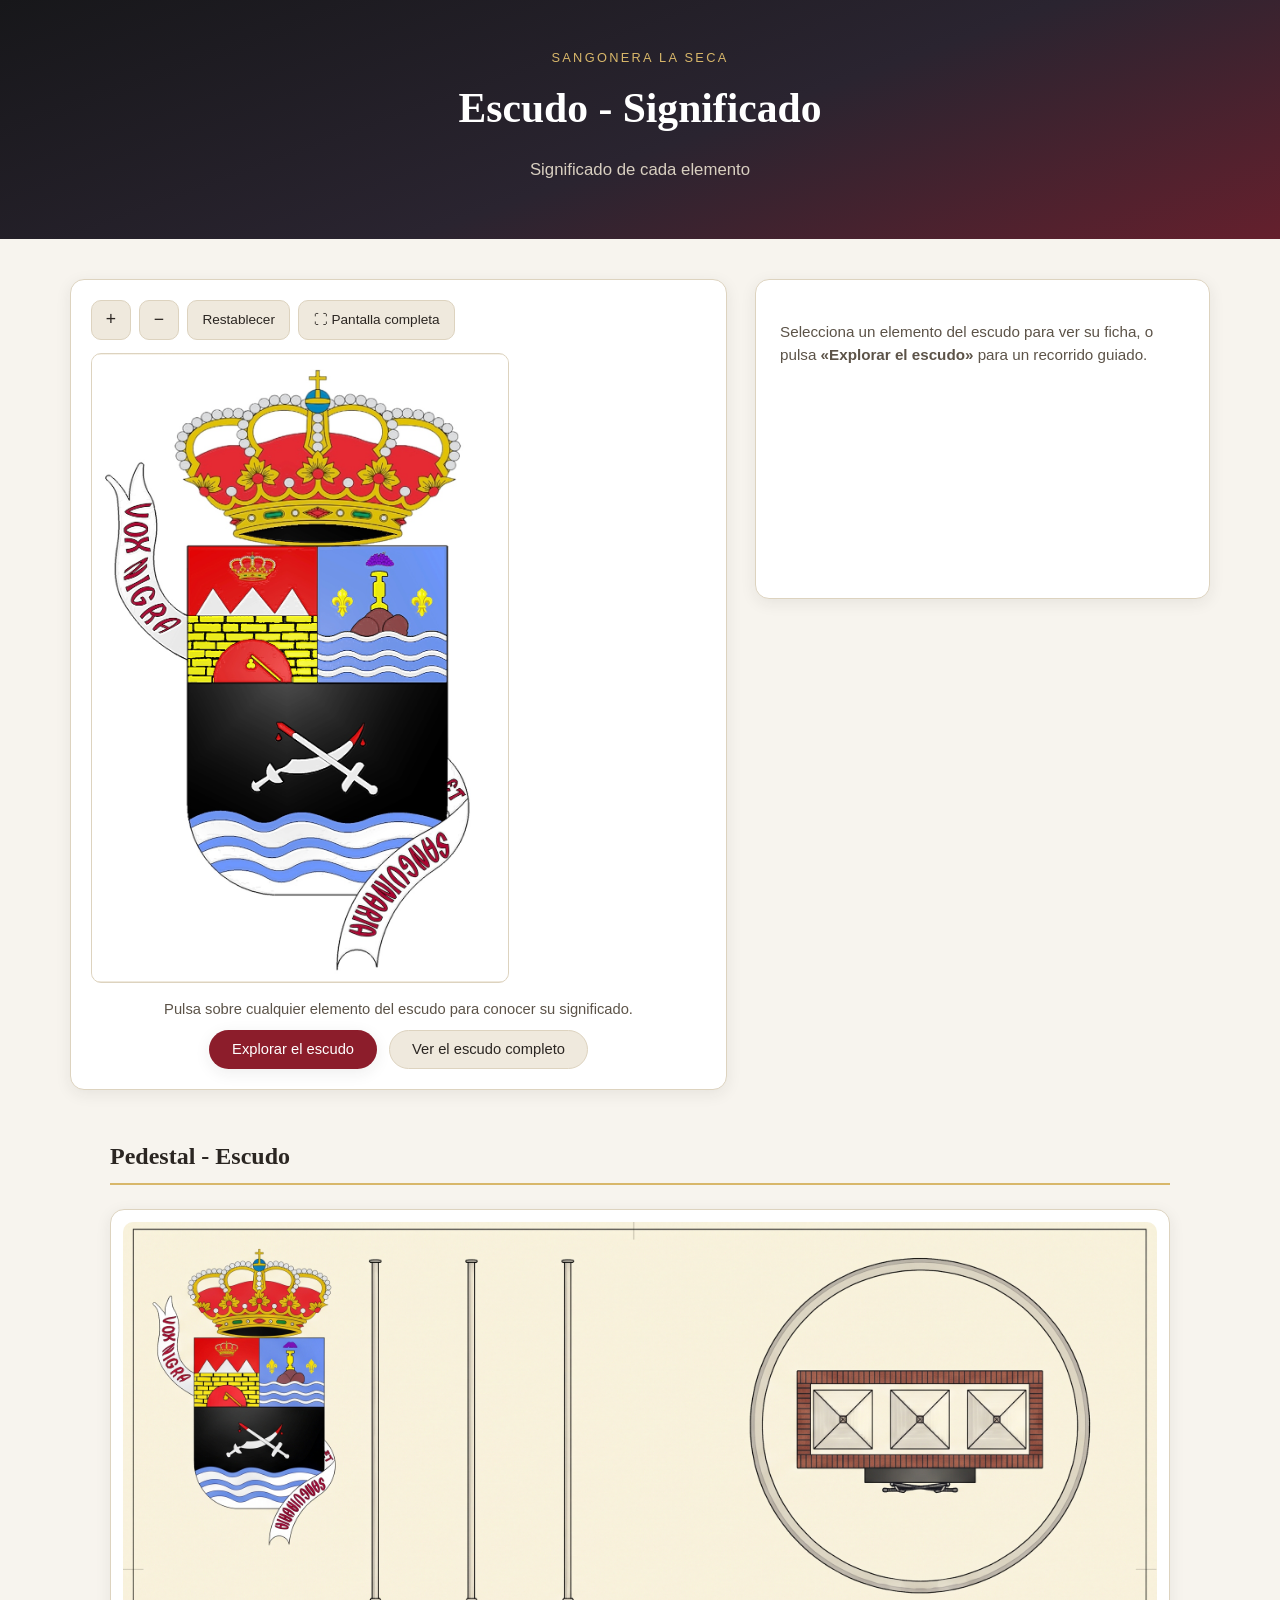
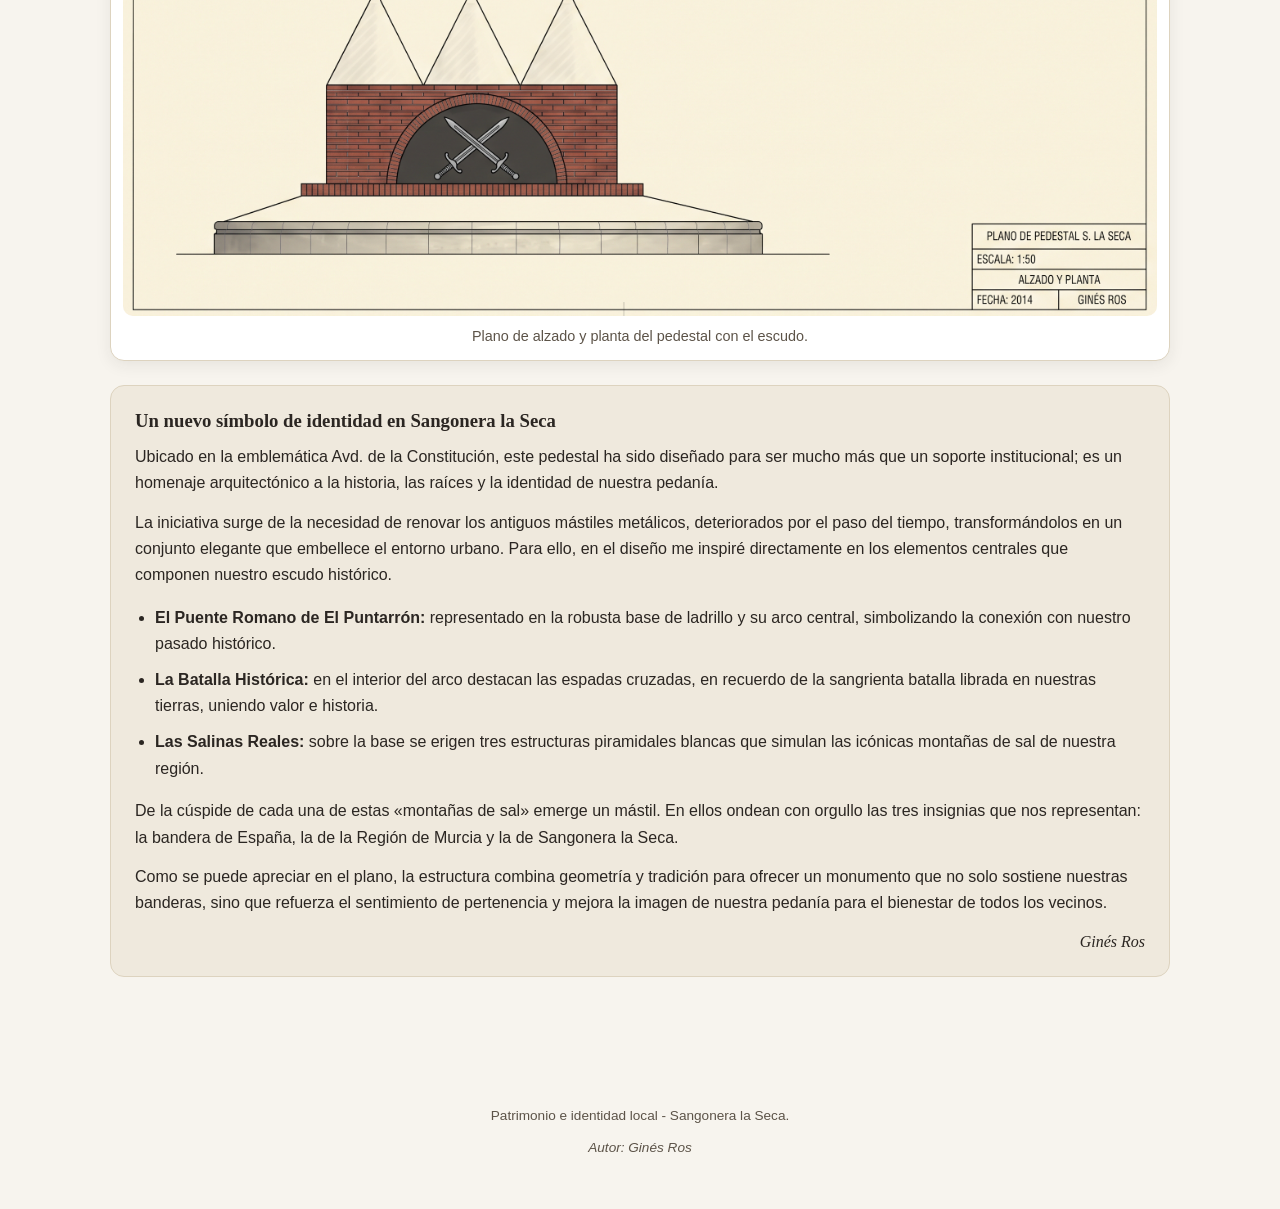
<file: index.html>
<!DOCTYPE html>
<html lang="es">
<head>
<meta charset="UTF-8">
<meta name="viewport" content="width=device-width, initial-scale=1.0">
<title>El escudo de Sangonera la Seca | Guía interactiva del patrimonio</title>
<meta name="description" content="Descubre el significado de cada elemento del escudo heráldico de Sangonera la Seca (Murcia): sus cuarteles, símbolos, historia y heráldica, de forma visual e interactiva.">

<!-- Open Graph básico -->
<meta property="og:title" content="El escudo de Sangonera la Seca">
<meta property="og:description" content="Guía interactiva para descubrir el significado de cada elemento del escudo de Sangonera la Seca.">
<meta property="og:type" content="website">
<meta property="og:image" content="assets/Escudo_Sangonera_La_Seca.jpg">

<!-- Datos estructurados básicos -->
<script type="application/ld+json">
{
  "@context": "https://schema.org",
  "@type": "WebPage",
  "name": "El escudo de Sangonera la Seca",
  "description": "Guía interactiva sobre el significado del escudo heráldico de Sangonera la Seca, pedanía de Murcia.",
  "about": {
    "@type": "Place",
    "name": "Sangonera la Seca"
  }
}
</script>

<link rel="stylesheet" href="css/styles.css">
</head>
<body>

<a class="skip-link" href="#contenido-principal">Saltar al contenido principal</a>

<!-- =====================================================
     CABECERA
     Los textos se generan desde js/app.js (CONFIGURACIÓN DEL PROYECTO)
     ===================================================== -->
<header class="cabecera">
  <div class="cabecera__contenido">
    <p class="cabecera__eyebrow" id="nombre-pedania">Sangonera la Seca</p>
    <h1 class="cabecera__titulo" id="titulo-proyecto">El escudo de Sangonera la Seca</h1>
    <p class="cabecera__subtitulo" id="subtitulo-proyecto">Descubre el significado de cada uno de sus elementos</p>
  </div>
</header>

<main id="contenido-principal">

  <!-- =====================================================
       SECCIÓN PRINCIPAL: ESCUDO INTERACTIVO + PANEL INFO
       ===================================================== -->
  <section class="seccion-escudo" aria-label="Escudo interactivo">

    <div class="panel-escudo">

      <div class="controles-escudo" role="toolbar" aria-label="Controles del escudo">
        <button type="button" class="btn-icono" id="btn-zoom-in" aria-label="Ampliar escudo" title="Ampliar">+</button>
        <button type="button" class="btn-icono" id="btn-zoom-out" aria-label="Reducir escudo" title="Reducir">−</button>
        <button type="button" class="btn-icono btn-icono--texto" id="btn-zoom-reset" aria-label="Restablecer zoom" title="Restablecer">Restablecer</button>
        <button type="button" class="btn-icono btn-icono--texto" id="btn-fullscreen" aria-label="Ver escudo a pantalla completa" title="Pantalla completa">⛶ Pantalla completa</button>
      </div>

      <div class="escudo-viewport-fila">
      <div class="escudo-viewport" id="escudo-viewport">
        <div class="escudo-lienzo" id="escudo-lienzo">
          <img
            src="assets/Escudo_Sangonera_La_Seca.jpg"
            alt="Escudo heráldico de Sangonera la Seca: cuartel superior izquierdo en rojo con tres montañas blancas de sal, corona y muralla dorada; cuartel superior derecho en azul con una roca, un roque dorado, racimo de moras y flores de lis sobre ondas; campo negro central con dos espadas cruzadas ensangrentadas; ondas azules y blancas en la parte inferior; timbrado con corona real y cintas con el lema Vox Nigra et Sanguinaria."
            id="imagen-escudo"
          >
          <!-- Capa SVG interactiva transparente superpuesta a la imagen.
               El viewBox coincide con las dimensiones reales de la imagen (950x1433)
               para que las zonas se mantengan proporcionales en cualquier tamaño. -->
          <svg
            id="svg-escudo"
            class="svg-zonas"
            viewBox="0 0 950 1433"
            preserveAspectRatio="xMidYMid meet"
            role="group"
            aria-label="Zonas interactivas del escudo"
          >
            <!-- Las zonas <path>/<polygon> se generan también dinámicamente desde
                 app.js a partir de elementosEscudo, pero se dejan aquí de forma
                 estática y comentada para facilitar el ajuste manual de coordenadas. -->

            <!-- Coordenadas obtenidas mediante análisis de color de la imagen real
                 (segmentación por color + trazado de contorno), no estimadas a ojo,
                 para que cada zona coincida rigurosamente con la forma del dibujo.
                 Ajustar puntos del polygon si se sustituye la imagen del escudo. -->

            <!-- ZONA INTERACTIVA - CORONA -->
            <polygon data-id="corona" points="190,202 194,183 202,175 210,158 222,156 234,143 246,144 250,136 258,130 270,133 282,124 298,128 306,121 314,121 322,127 334,121 346,129 354,126 362,113 378,111 386,99 394,98 402,102 414,91 422,92 426,96 434,90 442,89 450,92 454,98 466,91 474,94 478,100 486,99 494,86 498,48 506,48 510,34 518,34 522,48 534,48 538,88 550,102 554,96 562,92 574,95 590,89 598,91 602,98 606,93 614,91 626,99 638,98 646,101 654,111 666,113 674,126 682,128 694,121 706,125 722,121 734,128 746,124 758,133 766,130 778,133 782,144 794,142 802,147 806,156 818,157 822,161 826,174 834,179 842,209 844,439 150,439"></polygon>

            <!-- ZONA INTERACTIVA - CARTELA SUPERIOR (VOX NIGRA) -->
            <polygon data-id="cartela-superior" points="112,248 130,317 143,400 157,483 173,567 197,630 218,600 180,615 77,600 65,533 52,450 38,367 32,277 82,332"></polygon>

            <!-- ZONA INTERACTIVA - CARTELA INFERIOR (ET SANGUINARIA) -->
            <polygon data-id="cartela-inferior" points="833,903 860,1100 883,1167 900,1233 910,1300 913,1367 647,1393 597,1367 555,1393 570,1367 607,1317 650,1260 693,1207 733,1150 767,1100 797,1060 813,917"></polygon>

            <!-- ZONA INTERACTIVA - PRIMER CUARTEL (completo) -->
            <polygon data-id="primer-cuartel" points="220,439 513,439 513,749 220,749"></polygon>

            <!-- ZONA INTERACTIVA - CORONA PEQUEÑA DEL PRIMER CUARTEL -->
            <polygon data-id="corona-pequena" points="310,478 323,459 331,470 367,451 373,470 386,459 399,478 399,511 322,511"></polygon>

            <!-- ZONA INTERACTIVA - MONTAÑAS -->
            <polygon data-id="montanas" points="241,591 274,538 277,538 316,593 367,534 415,592 418,592 457,536 493,594 509,597 223,597"></polygon>

            <!-- ZONA INTERACTIVA - MURALLA / CONSTRUCCIÓN DE PIEDRA -->
            <polygon data-id="muralla" points="220,597 513,597 513,749 220,749"></polygon>

            <!-- ZONA INTERACTIVA - ELEMENTO ROJO INFERIOR DEL PRIMER CUARTEL -->
            <polygon data-id="elemento-rojo" points="360,649 395,653 418,664 433,678 451,706 457,730 455,746 430,746 421,734 365,685 363,694 356,699 358,705 352,711 359,717 367,717 372,712 368,698 372,698 426,746 278,746 277,723 283,702 296,681 316,663 331,656 337,657 338,653 360,649"></polygon>

            <!-- ZONA INTERACTIVA - SEGUNDO CUARTEL (completo) -->
            <polygon data-id="segundo-cuartel" points="516,439 808,439 808,749 516,749"></polygon>

            <!-- ZONA INTERACTIVA - ELEMENTO CENTRAL DEL SEGUNDO CUARTEL (roca + roque + moras) -->
            <polygon data-id="elemento-central-2" points="606,613 625,475 636,461 638,459 645,455 665,451 670,452 685,470 689,476 717,604 717,656 615,656 609,654 607,653 606,637"></polygon>

            <!-- ZONA INTERACTIVA - FLORES DE LIS (dos formas, mismo data-id) -->
            <polygon data-id="flores-lis" points="548,559 550,556 562,541 563,540 570,534 572,534 577,538 581,542 593,557 595,560 600,625 600,631 598,630 561,588 548,566"></polygon>
            <polygon data-id="flores-lis" points="730,559 732,556 742,543 747,538 752,534 754,534 759,538 763,542 775,557 776,560 776,565 775,568 763,588 755,597 753,598 752,598 750,596 743,588 730,567"></polygon>

            <!-- ZONA INTERACTIVA - ONDAS DE AGUA DEL SEGUNDO CUARTEL -->
            <polygon data-id="ondas-cuartel2" points="516,629 808,629 808,747 516,747"></polygon>

            <!-- ZONA INTERACTIVA - CAMPO NEGRO CENTRAL -->
            <polygon data-id="campo-negro" points="217,749 849,749 849,1149 217,1149"></polygon>

            <!-- ZONA INTERACTIVA - ARMAS CRUZADAS -->
            <polygon data-id="armas-cruzadas" points="459,864 469,864 536,911 562,898 584,881 593,882 596,886 596,897 563,930 590,949 602,932 617,931 622,936 622,942 609,962 640,984 649,985 653,990 651,1003 645,1007 633,1005 625,994 599,976 582,1000 576,1001 569,993 568,981 580,963 546,939 520,951 496,957 448,958 431,955 426,959 436,973 435,979 415,980 404,974 383,991 385,998 372,999 366,996 363,991 364,976 366,973 375,976 397,962 397,946 404,933 408,933 419,949 439,940 454,924 485,924 514,918 458,878 456,867 459,864"></polygon>

            <!-- ZONA INTERACTIVA - GOTAS DE SANGRE (punta ensangrentada + gota, dos formas, mismo data-id) -->
            <polygon data-id="gotas-sangre" points="421,877 422,843 423,842 433,842 435,843 438,845 451,854 458,859 461,862 461,863 455,872 428,880 424,881 422,880"></polygon>
            <polygon data-id="gotas-sangre" points="590,879 617,848 619,848 622,887 622,891 619,893 597,891 596,890 590,881"></polygon>

            <!-- ZONA INTERACTIVA - ONDAS INFERIORES -->
            <polygon data-id="ondas-inferiores" points="217,1149 257,1150 264,1158 271,1166 278,1174 287,1182 295,1190 306,1198 318,1206 332,1214 350,1222 376,1230 450,1255 549,1268 648,1255 722,1230 729,1222 737,1214 745,1206 755,1198 765,1190 776,1182 787,1174 798,1166 807,1158 815,1150 849,1149"></polygon>

          </svg>
        </div>
      </div>

        <div class="indicador-scroll" aria-hidden="true">
          <span class="indicador-scroll__flecha indicador-scroll__flecha--arriba"></span>
          <span class="indicador-scroll__flecha indicador-scroll__flecha--abajo"></span>
        </div>
      </div>

      <p class="leyenda-instruccion">Pulsa sobre cualquier elemento del escudo para conocer su significado.</p>

      <div class="acciones-escudo">
        <button type="button" class="btn btn--primario" id="btn-explorar">Explorar el escudo</button>
        <button type="button" class="btn btn--secundario" id="btn-ver-todo">Ver el escudo completo</button>
      </div>
    </div>

    <!-- =====================================================
         PANEL DE INFORMACIÓN
         ===================================================== -->
    <aside class="panel-info" id="panel-info" aria-live="polite">
      <div class="panel-info__vacio" id="panel-info-vacio">
        <p>Selecciona un elemento del escudo para ver su ficha, o pulsa <strong>«Explorar el escudo»</strong> para un recorrido guiado.</p>
      </div>

      <div class="panel-info__contenido" id="panel-info-contenido" hidden>
        <span class="panel-info__categoria" id="info-categoria"></span>
        <h2 class="panel-info__titulo" id="info-titulo"></h2>
        <p class="panel-info__nombre" id="info-nombre"></p>

        <div class="panel-info__bloque">
          <h3>Descripción visual</h3>
          <p id="info-descripcion"></p>
        </div>

        <div class="panel-info__bloque">
          <h3>Significado heráldico</h3>
          <p id="info-significado"></p>
        </div>

        <div class="panel-info__bloque">
          <h3>Historia</h3>
          <p id="info-historia"></p>
          <div class="panel-info__multimedia" id="info-multimedia" hidden></div>
        </div>

        <div class="panel-info__bloque panel-info__fuente">
          <h3>Fuente</h3>
          <p id="info-fuente"></p>
        </div>

        <div class="panel-info__navegacion" id="panel-info-navegacion" hidden>
          <button type="button" class="btn btn--texto" id="btn-anterior">← Anterior</button>
          <span class="panel-info__paso" id="info-paso"></span>
          <button type="button" class="btn btn--texto" id="btn-siguiente">Siguiente →</button>
        </div>

        <div class="panel-info__acciones">
          <button type="button" class="btn btn--secundario" id="btn-ver-todo-panel">Ver todo el escudo</button>
          <button type="button" class="btn btn--cerrar" id="btn-cerrar">Cerrar</button>
        </div>
      </div>
    </aside>
  </section>

  <!-- =====================================================
       SECCIÓN: EL ESCUDO COMPLETO
       ===================================================== -->
  <section class="seccion-completa" id="seccion-completa" hidden>
    <h2>El escudo completo</h2>
    <div class="explicacion-general" id="explicacion-general"></div>
    <h3>Todas las partes del escudo</h3>
    <div class="tarjetas-elementos" id="tarjetas-elementos"></div>
  </section>

  <!-- =====================================================
       SECCIÓN: PEDESTAL - ESCUDO
       Imagen del plano (alzado y planta) y espacio para la explicación.
       Para escribir la explicación, edita el contenido de #pedestal-explicacion.
       ===================================================== -->
  <section class="seccion-pedestal" id="pedestal-escudo" aria-labelledby="pedestal-titulo">
    <h2 id="pedestal-titulo">Pedestal - Escudo</h2>

    <figure class="pedestal__figura">
      <img
        src="assets/plano-pedestal-escudo.jpeg"
        alt="Plano de alzado y planta del pedestal con el escudo de Sangonera la Seca"
        loading="lazy"
      >
      <figcaption>Plano de alzado y planta del pedestal con el escudo.</figcaption>
    </figure>

    <div class="pedestal__explicacion" id="pedestal-explicacion">
      <h3>Un nuevo símbolo de identidad en Sangonera la Seca</h3>
      <p>Ubicado en la emblemática Avd. de la Constitución, este pedestal ha sido diseñado para ser mucho más que un soporte institucional; es un homenaje arquitectónico a la historia, las raíces y la identidad de nuestra pedanía.</p>
      <p>La iniciativa surge de la necesidad de renovar los antiguos mástiles metálicos, deteriorados por el paso del tiempo, transformándolos en un conjunto elegante que embellece el entorno urbano. Para ello, en el diseño me inspiré directamente en los elementos centrales que componen nuestro escudo histórico.</p>
      <ul class="pedestal__lista">
        <li><strong>El Puente Romano de El Puntarrón:</strong> representado en la robusta base de ladrillo y su arco central, simbolizando la conexión con nuestro pasado histórico.</li>
        <li><strong>La Batalla Histórica:</strong> en el interior del arco destacan las espadas cruzadas, en recuerdo de la sangrienta batalla librada en nuestras tierras, uniendo valor e historia.</li>
        <li><strong>Las Salinas Reales:</strong> sobre la base se erigen tres estructuras piramidales blancas que simulan las icónicas montañas de sal de nuestra región.</li>
      </ul>
      <p>De la cúspide de cada una de estas «montañas de sal» emerge un mástil. En ellos ondean con orgullo las tres insignias que nos representan: la bandera de España, la de la Región de Murcia y la de Sangonera la Seca.</p>
      <p>Como se puede apreciar en el plano, la estructura combina geometría y tradición para ofrecer un monumento que no solo sostiene nuestras banderas, sino que refuerza el sentimiento de pertenencia y mejora la imagen de nuestra pedanía para el bienestar de todos los vecinos.</p>
      <p class="pedestal__firma">Ginés Ros</p>
    </div>
  </section>

</main>

<!-- =====================================================
     PIE DE PÁGINA
     ===================================================== -->
<footer class="pie">
  <p>Patrimonio e identidad local - Sangonera la Seca.</p>
  <p class="pie__autor" id="pie-autor"></p>
</footer>

<!-- Protección disuasoria contra copia/inspección casual (ver comentario en el propio archivo). -->
<script src="js/proteccion.js"></script>
<script src="js/app.js"></script>
</body>
</html>
</file>
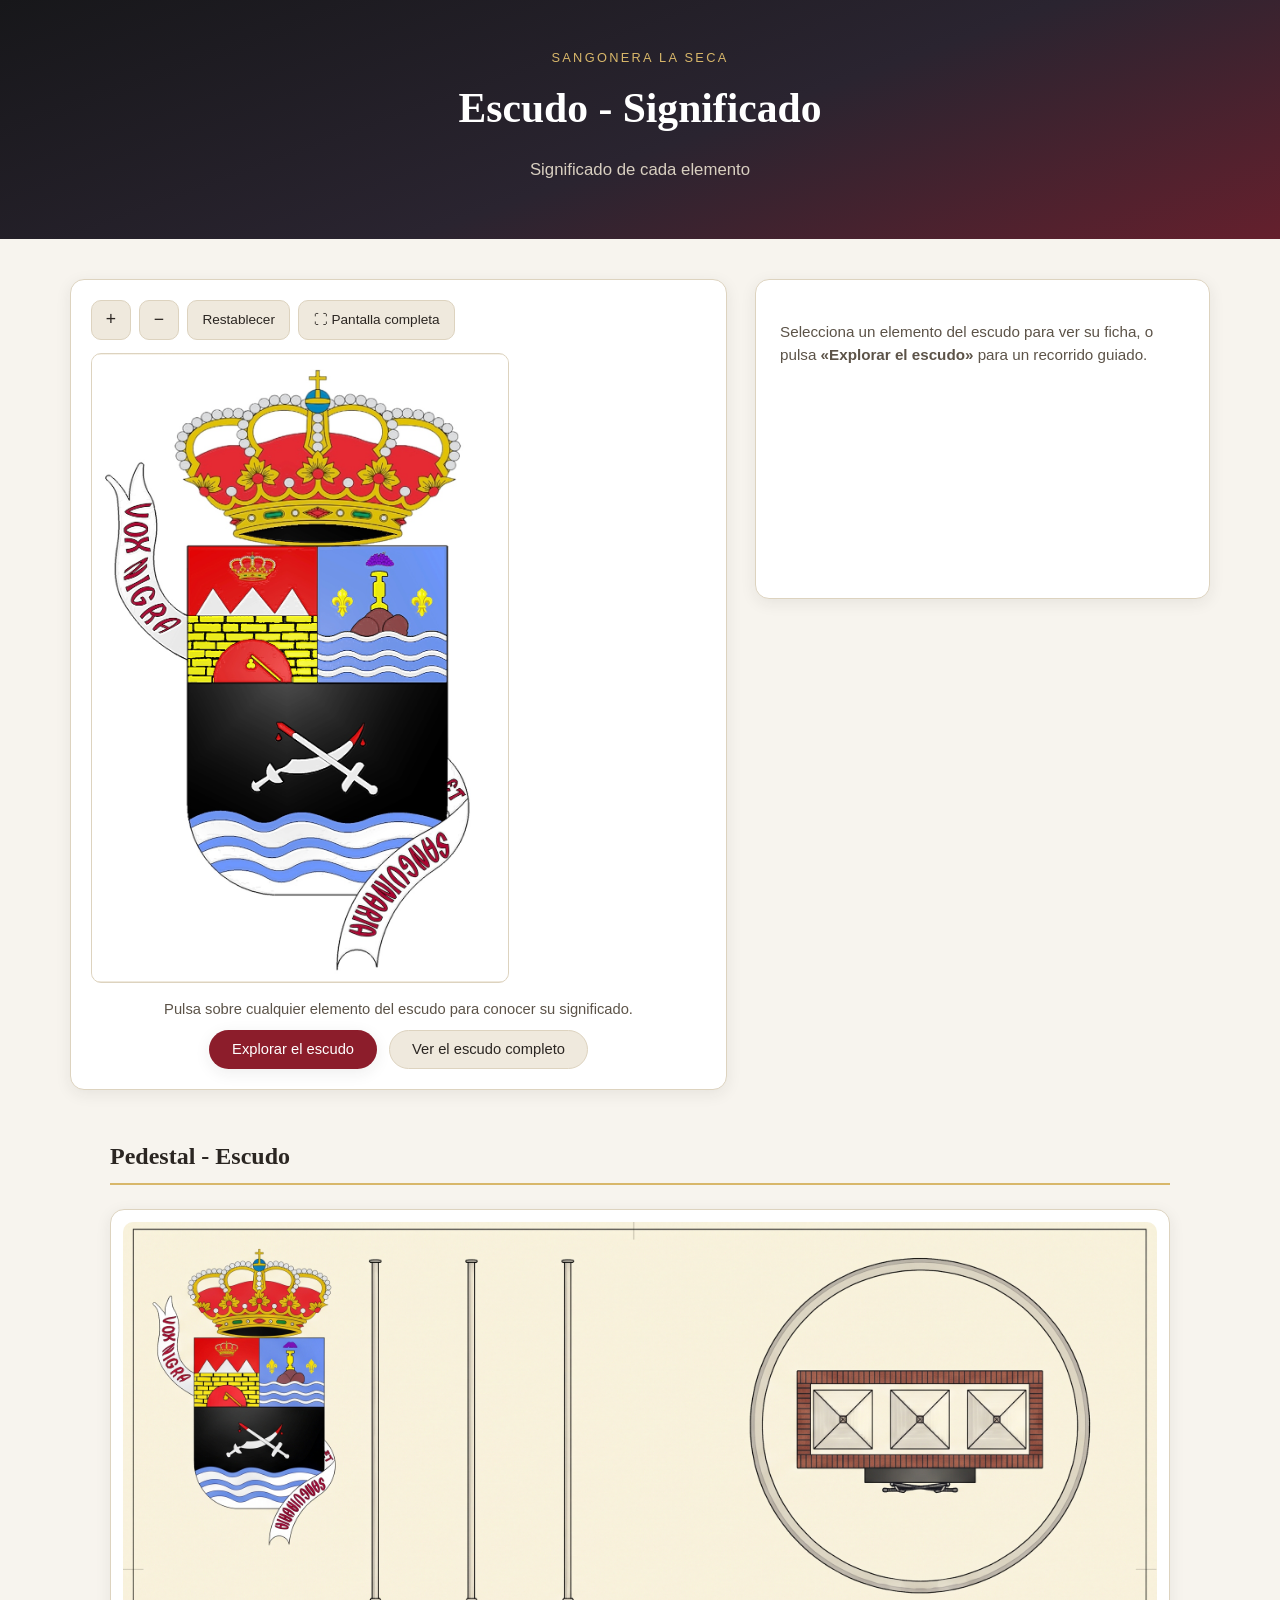
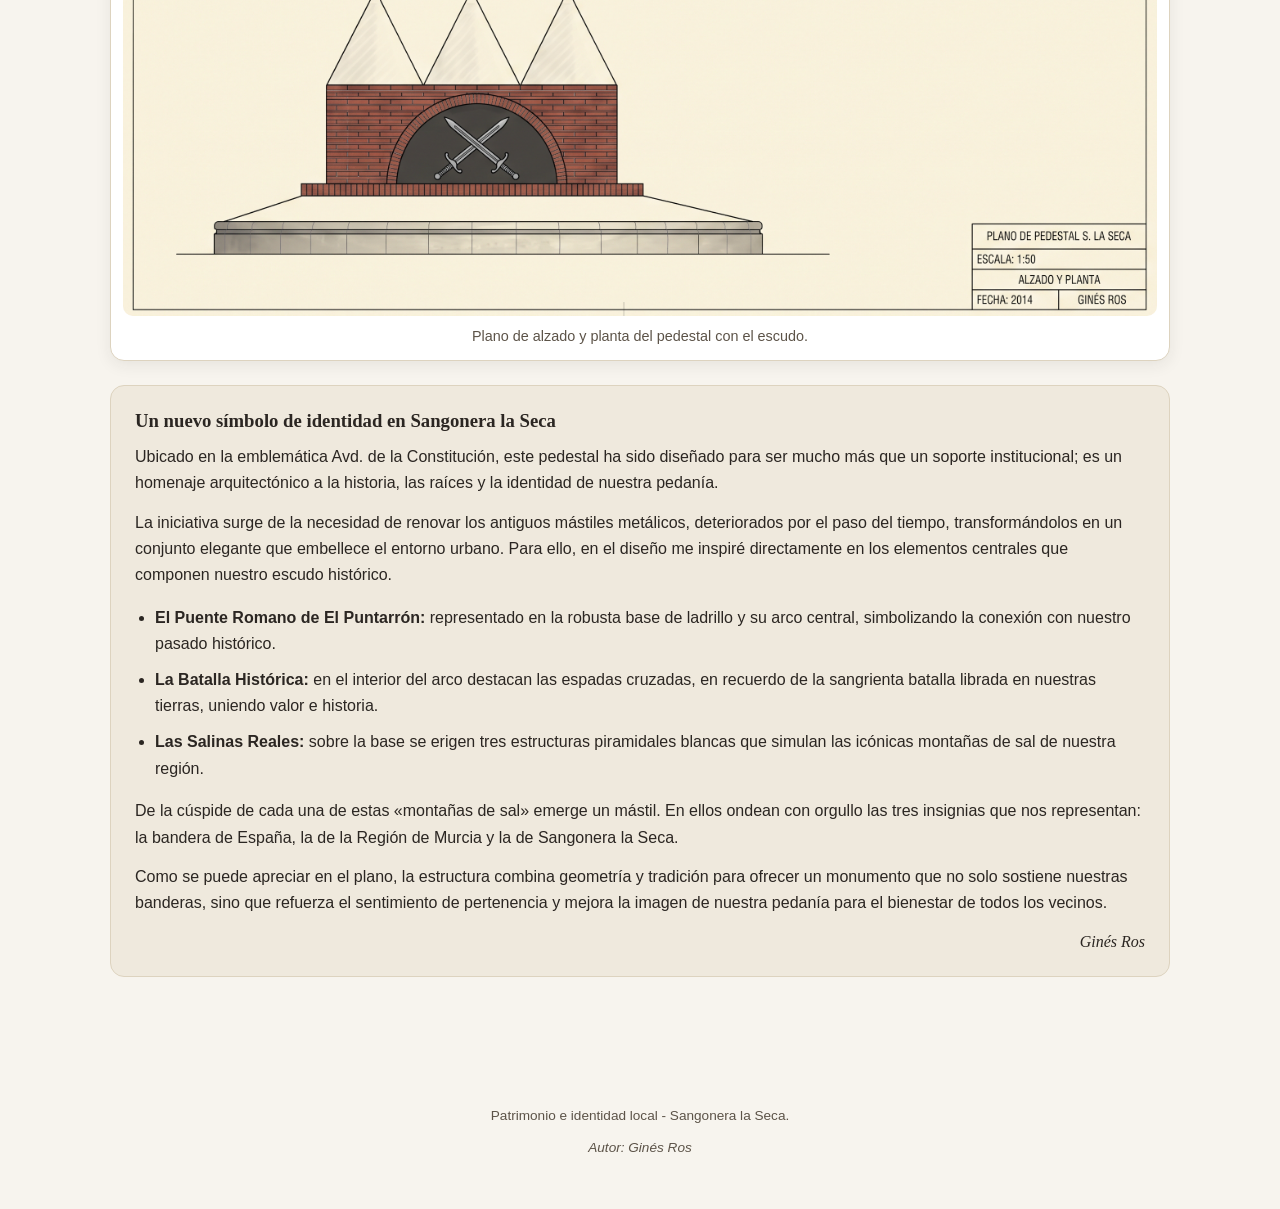
<file: publicar/index.html>
<!DOCTYPE html>
<html lang="es">
<head>
<meta charset="UTF-8">
<meta name="viewport" content="width=device-width, initial-scale=1.0">
<title>El escudo de Sangonera la Seca | Guía interactiva del patrimonio</title>
<meta name="description" content="Descubre el significado de cada elemento del escudo heráldico de Sangonera la Seca (Murcia): sus cuarteles, símbolos, historia y heráldica, de forma visual e interactiva.">
<meta property="og:title" content="El escudo de Sangonera la Seca">
<meta property="og:description" content="Guía interactiva para descubrir el significado de cada elemento del escudo de Sangonera la Seca.">
<meta property="og:type" content="website">
<meta property="og:image" content="assets/Escudo_Sangonera_La_Seca.jpg">
<script type="application/ld+json">
{
"@context": "https://schema.org",
"@type": "WebPage",
"name": "El escudo de Sangonera la Seca",
"description": "Guía interactiva sobre el significado del escudo heráldico de Sangonera la Seca, pedanía de Murcia.",
"about": {
"@type": "Place",
"name": "Sangonera la Seca"
}
}
</script>
<link rel="stylesheet" href="css/styles.css">
</head>
<body>
<a class="skip-link" href="#contenido-principal">Saltar al contenido principal</a>
<header class="cabecera">
<div class="cabecera__contenido">
<p class="cabecera__eyebrow" id="nombre-pedania">Sangonera la Seca</p>
<h1 class="cabecera__titulo" id="titulo-proyecto">El escudo de Sangonera la Seca</h1>
<p class="cabecera__subtitulo" id="subtitulo-proyecto">Descubre el significado de cada uno de sus elementos</p>
</div>
</header>
<main id="contenido-principal">
<section class="seccion-escudo" aria-label="Escudo interactivo">
<div class="panel-escudo">
<div class="controles-escudo" role="toolbar" aria-label="Controles del escudo">
<button type="button" class="btn-icono" id="btn-zoom-in" aria-label="Ampliar escudo" title="Ampliar">+</button>
<button type="button" class="btn-icono" id="btn-zoom-out" aria-label="Reducir escudo" title="Reducir">−</button>
<button type="button" class="btn-icono btn-icono--texto" id="btn-zoom-reset" aria-label="Restablecer zoom" title="Restablecer">Restablecer</button>
<button type="button" class="btn-icono btn-icono--texto" id="btn-fullscreen" aria-label="Ver escudo a pantalla completa" title="Pantalla completa">⛶ Pantalla completa</button>
</div>
<div class="escudo-viewport-fila">
<div class="escudo-viewport" id="escudo-viewport">
<div class="escudo-lienzo" id="escudo-lienzo">
<img
src="assets/Escudo_Sangonera_La_Seca.jpg"
alt="Escudo heráldico de Sangonera la Seca: cuartel superior izquierdo en rojo con tres montañas blancas de sal, corona y muralla dorada; cuartel superior derecho en azul con una roca, un roque dorado, racimo de moras y flores de lis sobre ondas; campo negro central con dos espadas cruzadas ensangrentadas; ondas azules y blancas en la parte inferior; timbrado con corona real y cintas con el lema Vox Nigra et Sanguinaria."
id="imagen-escudo"
>
<svg
id="svg-escudo"
class="svg-zonas"
viewBox="0 0 950 1433"
preserveAspectRatio="xMidYMid meet"
role="group"
aria-label="Zonas interactivas del escudo"
>
<polygon data-id="corona" points="190,202 194,183 202,175 210,158 222,156 234,143 246,144 250,136 258,130 270,133 282,124 298,128 306,121 314,121 322,127 334,121 346,129 354,126 362,113 378,111 386,99 394,98 402,102 414,91 422,92 426,96 434,90 442,89 450,92 454,98 466,91 474,94 478,100 486,99 494,86 498,48 506,48 510,34 518,34 522,48 534,48 538,88 550,102 554,96 562,92 574,95 590,89 598,91 602,98 606,93 614,91 626,99 638,98 646,101 654,111 666,113 674,126 682,128 694,121 706,125 722,121 734,128 746,124 758,133 766,130 778,133 782,144 794,142 802,147 806,156 818,157 822,161 826,174 834,179 842,209 844,439 150,439"></polygon>
<polygon data-id="cartela-superior" points="112,248 130,317 143,400 157,483 173,567 197,630 218,600 180,615 77,600 65,533 52,450 38,367 32,277 82,332"></polygon>
<polygon data-id="cartela-inferior" points="833,903 860,1100 883,1167 900,1233 910,1300 913,1367 647,1393 597,1367 555,1393 570,1367 607,1317 650,1260 693,1207 733,1150 767,1100 797,1060 813,917"></polygon>
<polygon data-id="primer-cuartel" points="220,439 513,439 513,749 220,749"></polygon>
<polygon data-id="corona-pequena" points="310,478 323,459 331,470 367,451 373,470 386,459 399,478 399,511 322,511"></polygon>
<polygon data-id="montanas" points="241,591 274,538 277,538 316,593 367,534 415,592 418,592 457,536 493,594 509,597 223,597"></polygon>
<polygon data-id="muralla" points="220,597 513,597 513,749 220,749"></polygon>
<polygon data-id="elemento-rojo" points="360,649 395,653 418,664 433,678 451,706 457,730 455,746 430,746 421,734 365,685 363,694 356,699 358,705 352,711 359,717 367,717 372,712 368,698 372,698 426,746 278,746 277,723 283,702 296,681 316,663 331,656 337,657 338,653 360,649"></polygon>
<polygon data-id="segundo-cuartel" points="516,439 808,439 808,749 516,749"></polygon>
<polygon data-id="elemento-central-2" points="606,613 625,475 636,461 638,459 645,455 665,451 670,452 685,470 689,476 717,604 717,656 615,656 609,654 607,653 606,637"></polygon>
<polygon data-id="flores-lis" points="548,559 550,556 562,541 563,540 570,534 572,534 577,538 581,542 593,557 595,560 600,625 600,631 598,630 561,588 548,566"></polygon>
<polygon data-id="flores-lis" points="730,559 732,556 742,543 747,538 752,534 754,534 759,538 763,542 775,557 776,560 776,565 775,568 763,588 755,597 753,598 752,598 750,596 743,588 730,567"></polygon>
<polygon data-id="ondas-cuartel2" points="516,629 808,629 808,747 516,747"></polygon>
<polygon data-id="campo-negro" points="217,749 849,749 849,1149 217,1149"></polygon>
<polygon data-id="armas-cruzadas" points="459,864 469,864 536,911 562,898 584,881 593,882 596,886 596,897 563,930 590,949 602,932 617,931 622,936 622,942 609,962 640,984 649,985 653,990 651,1003 645,1007 633,1005 625,994 599,976 582,1000 576,1001 569,993 568,981 580,963 546,939 520,951 496,957 448,958 431,955 426,959 436,973 435,979 415,980 404,974 383,991 385,998 372,999 366,996 363,991 364,976 366,973 375,976 397,962 397,946 404,933 408,933 419,949 439,940 454,924 485,924 514,918 458,878 456,867 459,864"></polygon>
<polygon data-id="gotas-sangre" points="421,877 422,843 423,842 433,842 435,843 438,845 451,854 458,859 461,862 461,863 455,872 428,880 424,881 422,880"></polygon>
<polygon data-id="gotas-sangre" points="590,879 617,848 619,848 622,887 622,891 619,893 597,891 596,890 590,881"></polygon>
<polygon data-id="ondas-inferiores" points="217,1149 257,1150 264,1158 271,1166 278,1174 287,1182 295,1190 306,1198 318,1206 332,1214 350,1222 376,1230 450,1255 549,1268 648,1255 722,1230 729,1222 737,1214 745,1206 755,1198 765,1190 776,1182 787,1174 798,1166 807,1158 815,1150 849,1149"></polygon>
</svg>
</div>
</div>
<div class="indicador-scroll" aria-hidden="true">
<span class="indicador-scroll__flecha indicador-scroll__flecha--arriba"></span>
<span class="indicador-scroll__flecha indicador-scroll__flecha--abajo"></span>
</div>
</div>
<p class="leyenda-instruccion">Pulsa sobre cualquier elemento del escudo para conocer su significado.</p>
<div class="acciones-escudo">
<button type="button" class="btn btn--primario" id="btn-explorar">Explorar el escudo</button>
<button type="button" class="btn btn--secundario" id="btn-ver-todo">Ver el escudo completo</button>
</div>
</div>
<aside class="panel-info" id="panel-info" aria-live="polite">
<div class="panel-info__vacio" id="panel-info-vacio">
<p>Selecciona un elemento del escudo para ver su ficha, o pulsa <strong>«Explorar el escudo»</strong> para un recorrido guiado.</p>
</div>
<div class="panel-info__contenido" id="panel-info-contenido" hidden>
<span class="panel-info__categoria" id="info-categoria"></span>
<h2 class="panel-info__titulo" id="info-titulo"></h2>
<p class="panel-info__nombre" id="info-nombre"></p>
<div class="panel-info__bloque">
<h3>Descripción visual</h3>
<p id="info-descripcion"></p>
</div>
<div class="panel-info__bloque">
<h3>Significado heráldico</h3>
<p id="info-significado"></p>
</div>
<div class="panel-info__bloque">
<h3>Historia</h3>
<p id="info-historia"></p>
<div class="panel-info__multimedia" id="info-multimedia" hidden></div>
</div>
<div class="panel-info__bloque panel-info__fuente">
<h3>Fuente</h3>
<p id="info-fuente"></p>
</div>
<div class="panel-info__navegacion" id="panel-info-navegacion" hidden>
<button type="button" class="btn btn--texto" id="btn-anterior">← Anterior</button>
<span class="panel-info__paso" id="info-paso"></span>
<button type="button" class="btn btn--texto" id="btn-siguiente">Siguiente →</button>
</div>
<div class="panel-info__acciones">
<button type="button" class="btn btn--secundario" id="btn-ver-todo-panel">Ver todo el escudo</button>
<button type="button" class="btn btn--cerrar" id="btn-cerrar">Cerrar</button>
</div>
</div>
</aside>
</section>
<section class="seccion-completa" id="seccion-completa" hidden>
<h2>El escudo completo</h2>
<div class="explicacion-general" id="explicacion-general"></div>
<h3>Todas las partes del escudo</h3>
<div class="tarjetas-elementos" id="tarjetas-elementos"></div>
</section>
<section class="seccion-pedestal" id="pedestal-escudo" aria-labelledby="pedestal-titulo">
<h2 id="pedestal-titulo">Pedestal - Escudo</h2>
<figure class="pedestal__figura">
<img
src="assets/plano-pedestal-escudo.jpeg"
alt="Plano de alzado y planta del pedestal con el escudo de Sangonera la Seca"
loading="lazy"
>
<figcaption>Plano de alzado y planta del pedestal con el escudo.</figcaption>
</figure>
<div class="pedestal__explicacion" id="pedestal-explicacion">
<h3>Un nuevo símbolo de identidad en Sangonera la Seca</h3>
<p>Ubicado en la emblemática Avd. de la Constitución, este pedestal ha sido diseñado para ser mucho más que un soporte institucional; es un homenaje arquitectónico a la historia, las raíces y la identidad de nuestra pedanía.</p>
<p>La iniciativa surge de la necesidad de renovar los antiguos mástiles metálicos, deteriorados por el paso del tiempo, transformándolos en un conjunto elegante que embellece el entorno urbano. Para ello, en el diseño me inspiré directamente en los elementos centrales que componen nuestro escudo histórico.</p>
<ul class="pedestal__lista">
<li><strong>El Puente Romano de El Puntarrón:</strong> representado en la robusta base de ladrillo y su arco central, simbolizando la conexión con nuestro pasado histórico.</li>
<li><strong>La Batalla Histórica:</strong> en el interior del arco destacan las espadas cruzadas, en recuerdo de la sangrienta batalla librada en nuestras tierras, uniendo valor e historia.</li>
<li><strong>Las Salinas Reales:</strong> sobre la base se erigen tres estructuras piramidales blancas que simulan las icónicas montañas de sal de nuestra región.</li>
</ul>
<p>De la cúspide de cada una de estas «montañas de sal» emerge un mástil. En ellos ondean con orgullo las tres insignias que nos representan: la bandera de España, la de la Región de Murcia y la de Sangonera la Seca.</p>
<p>Como se puede apreciar en el plano, la estructura combina geometría y tradición para ofrecer un monumento que no solo sostiene nuestras banderas, sino que refuerza el sentimiento de pertenencia y mejora la imagen de nuestra pedanía para el bienestar de todos los vecinos.</p>
<p class="pedestal__firma">Ginés Ros</p>
</div>
</section>
</main>
<footer class="pie">
<p>Patrimonio e identidad local - Sangonera la Seca.</p>
<p class="pie__autor" id="pie-autor"></p>
</footer>
<script src="js/proteccion.js"></script>
<script src="js/app.js"></script>
</body>
</html>
</file>
<file: css/styles.css>
/* =====================================================
   ESCUDO INTERACTIVO DE SANGONERA LA SECA
   Hoja de estilos
   Paleta inspirada en heráldica: gules (rojo), azur (azul),
   sable (negro), oro y plata, sobre una base neutra de
   pergamino/piedra para transmitir patrimonio con
   acabado moderno.
   ===================================================== */

:root {
  --color-fondo: #f7f4ee;
  --color-fondo-alterna: #efe9dd;
  --color-texto: #2b2622;
  --color-texto-suave: #5c5348;
  --color-oro: #a9822c;
  --color-oro-suave: #d8b76a;
  --color-gules: #8c1d2b;
  --color-azur: #1f3b64;
  --color-sable: #17171a;
  --color-borde: #ddd3bf;
  --color-superficie: #ffffff;
  --sombra-suave: 0 4px 16px rgba(43, 38, 34, 0.08);
  --sombra-media: 0 10px 30px rgba(43, 38, 34, 0.14);
  --radio: 14px;
  --fuente-titulos: Georgia, 'Times New Roman', serif;
  --fuente-texto: -apple-system, BlinkMacSystemFont, 'Segoe UI', Roboto, sans-serif;
}

* {
  box-sizing: border-box;
}

html {
  scroll-behavior: smooth;
}

body {
  margin: 0;
  background: var(--color-fondo);
  color: var(--color-texto);
  font-family: var(--fuente-texto);
  line-height: 1.55;
}

/* Disuasorio de copia de texto (ver js/proteccion.js). No afecta a
   lectores de pantalla ni a la navegación por teclado. */
body {
  -webkit-user-select: none;
  -moz-user-select: none;
  -ms-user-select: none;
  user-select: none;
}

h1, h2, h3 {
  font-family: var(--fuente-titulos);
  color: var(--color-texto);
  margin: 0 0 0.4em;
}

p {
  margin: 0 0 0.8em;
}

.skip-link {
  position: absolute;
  left: -9999px;
  top: 0;
  background: var(--color-sable);
  color: #fff;
  padding: 0.75em 1.2em;
  z-index: 1000;
  border-radius: 0 0 8px 0;
}
.skip-link:focus {
  left: 0;
}

/* Foco visible accesible en toda la aplicación */
a:focus-visible,
button:focus-visible,
[tabindex]:focus-visible {
  outline: 3px solid var(--color-oro);
  outline-offset: 2px;
}

/* =====================================================
   CABECERA
   ===================================================== */
.cabecera {
  background: linear-gradient(160deg, var(--color-sable) 0%, #2a2430 55%, var(--color-gules) 130%);
  color: #f6efe0;
  padding: 3rem 1.5rem 3.5rem;
  text-align: center;
}

.cabecera__contenido {
  max-width: 780px;
  margin: 0 auto;
}

.cabecera__eyebrow {
  text-transform: uppercase;
  letter-spacing: 0.18em;
  font-size: 0.8rem;
  color: var(--color-oro-suave);
  margin-bottom: 0.6em;
}

.cabecera__titulo {
  font-size: clamp(1.7rem, 4vw, 2.6rem);
  color: #fff;
}

.cabecera__subtitulo {
  font-size: 1.05rem;
  color: #d8cfc0;
  margin: 0;
}

/* =====================================================
   LAYOUT PRINCIPAL: ESCUDO + PANEL
   ===================================================== */
main {
  max-width: 1180px;
  margin: 0 auto;
  padding: 2.5rem 1.25rem 4rem;
}

.seccion-escudo {
  display: grid;
  grid-template-columns: minmax(0, 1.3fr) minmax(280px, 0.9fr);
  gap: 1.75rem;
  align-items: start;
}

.panel-escudo {
  background: var(--color-superficie);
  border: 1px solid var(--color-borde);
  border-radius: var(--radio);
  padding: 1.25rem;
  box-shadow: var(--sombra-suave);
}

.controles-escudo {
  display: flex;
  flex-wrap: wrap;
  gap: 0.5rem;
  margin-bottom: 0.85rem;
}

.btn-icono {
  border: 1px solid var(--color-borde);
  background: var(--color-fondo-alterna);
  color: var(--color-texto);
  border-radius: 10px;
  width: 40px;
  height: 40px;
  font-size: 1.1rem;
  cursor: pointer;
  display: inline-flex;
  align-items: center;
  justify-content: center;
  transition: background 0.15s ease, transform 0.15s ease;
}

.btn-icono--texto {
  width: auto;
  padding: 0 0.9rem;
  font-size: 0.85rem;
  gap: 0.4rem;
}

.btn-icono:hover {
  background: var(--color-oro-suave);
  color: #2b2622;
}

.btn-icono:active {
  transform: scale(0.96);
}

/* =====================================================
   VIEWPORT DEL ESCUDO (zoom + arrastre)
   ===================================================== */
.escudo-viewport {
  position: relative;
  overflow: hidden;
  border-radius: 10px;
  background: radial-gradient(circle at 50% 20%, #fbf8f1 0%, var(--color-fondo-alterna) 100%);
  border: 1px solid var(--color-borde);
  aspect-ratio: 950 / 1433;
  max-height: 70vh;
  touch-action: none;
  overscroll-behavior: contain;
  cursor: grab;
}

.escudo-viewport.arrastrando {
  cursor: grabbing;
}

/* Pista visual: en móvil, el desplazamiento de la página no funciona
   sobre el dibujo del escudo (esa zona está reservada al zoom/arrastre).
   La fila coloca las flechas justo al borde del marco del escudo,
   centradas verticalmente con él, para recordar por dónde sí se puede
   deslizar la pantalla. */
.indicador-scroll {
  display: none;
}

@media (max-width: 900px) and (pointer: coarse) {
  .escudo-viewport-fila {
    display: flex;
    align-items: center;
    gap: 0.4rem;
  }

  .escudo-viewport-fila .escudo-viewport {
    flex: 1 1 auto;
    min-width: 0;
  }

  .indicador-scroll {
    display: flex;
    flex-direction: column;
    align-items: center;
    gap: 1.1rem;
    flex-shrink: 0;
    opacity: 0.65;
    pointer-events: none;
  }

  /* Triángulos dibujados con bordes en vez de un glifo de texto: tamaño
     fijo en píxeles, no depende de cómo cada móvil renderice la fuente. */
  .indicador-scroll__flecha {
    width: 0;
    height: 0;
    border-left: 16px solid transparent;
    border-right: 16px solid transparent;
  }

  .indicador-scroll__flecha--arriba {
    border-bottom: 22px solid var(--color-texto-suave);
  }

  .indicador-scroll__flecha--abajo {
    border-top: 22px solid var(--color-texto-suave);
  }
}

.escudo-lienzo {
  position: absolute;
  inset: 0;
  transform-origin: center center;
  transition: transform 0.25s ease;
  will-change: transform;
}

.escudo-lienzo.sin-transicion {
  transition: none;
}

#imagen-escudo {
  display: block;
  width: 100%;
  height: 100%;
  object-fit: contain;
  user-select: none;
  -webkit-user-drag: none;
  pointer-events: none;
}

.svg-zonas {
  position: absolute;
  inset: 0;
  touch-action: none;
  width: 100%;
  height: 100%;
}

.svg-zonas polygon,
.svg-zonas path,
.svg-zonas circle,
.svg-zonas rect {
  touch-action: none;
  fill: rgba(255, 255, 255, 0);
  stroke: transparent;
  stroke-width: 3;
  cursor: pointer;
  transition: fill 0.2s ease, stroke 0.2s ease, opacity 0.2s ease;
  pointer-events: all;
}

/* Ni al pasar el ratón ni al seleccionar se dibuja ninguna marca, relleno
   de color o contorno sobre el escudo: la única señal es la etiqueta de
   texto flotante (.tooltip-zona), que solo aparece mientras el ratón está
   encima y desaparece en cuanto se retira, sea cual sea la zona
   seleccionada. Se anula también el anillo de foco (:focus-visible) del
   navegador sobre las zonas del SVG por el mismo motivo. */
.svg-zonas [data-id]:hover,
.svg-zonas [data-id].zona-hover,
.svg-zonas [data-id].zona-seleccionada,
.svg-zonas [data-id]:focus,
.svg-zonas [data-id]:focus-visible {
  fill: rgba(255, 255, 255, 0);
  stroke: transparent;
  outline: none;
}

/* Tooltip flotante que sigue al puntero (hover) */
.tooltip-zona {
  position: absolute;
  pointer-events: none;
  background: var(--color-sable);
  color: #fff;
  padding: 0.35rem 0.7rem;
  border-radius: 8px;
  font-size: 0.82rem;
  white-space: nowrap;
  transform: translate(-50%, -130%);
  opacity: 0;
  transition: opacity 0.15s ease;
  z-index: 20;
}

.tooltip-zona.visible {
  opacity: 1;
}

.leyenda-instruccion {
  text-align: center;
  color: var(--color-texto-suave);
  font-size: 0.92rem;
  margin: 0.9rem 0 0.6rem;
}

.acciones-escudo {
  display: flex;
  flex-wrap: wrap;
  gap: 0.7rem;
  justify-content: center;
}

/* =====================================================
   BOTONES
   ===================================================== */
.btn {
  border-radius: 999px;
  border: 1px solid transparent;
  padding: 0.65rem 1.4rem;
  font-size: 0.92rem;
  cursor: pointer;
  transition: transform 0.15s ease, background 0.15s ease, box-shadow 0.15s ease;
  font-family: var(--fuente-texto);
}

.btn:active {
  transform: scale(0.97);
}

.btn--primario {
  background: var(--color-gules);
  color: #fff;
  box-shadow: var(--sombra-suave);
}
.btn--primario:hover { background: #71161f; }

.btn--secundario {
  background: var(--color-fondo-alterna);
  color: var(--color-texto);
  border-color: var(--color-borde);
}
.btn--secundario:hover { background: var(--color-oro-suave); }

.btn--texto {
  background: none;
  color: var(--color-azur);
  padding: 0.5rem 0.6rem;
}
.btn--texto:hover { text-decoration: underline; }

.btn--cerrar {
  background: none;
  border-color: var(--color-borde);
  color: var(--color-texto-suave);
}
.btn--cerrar:hover { background: var(--color-fondo-alterna); }

/* =====================================================
   PANEL DE INFORMACIÓN
   ===================================================== */
.panel-info {
  background: var(--color-superficie);
  border: 1px solid var(--color-borde);
  border-radius: var(--radio);
  padding: 1.5rem;
  box-shadow: var(--sombra-suave);
  min-height: 320px;
  position: sticky;
  top: 1.5rem;
}

.panel-info__vacio {
  color: var(--color-texto-suave);
  font-size: 0.95rem;
  padding: 1rem 0;
}

.panel-info__contenido {
  animation: fade-in 0.35s ease;
}

@keyframes fade-in {
  from { opacity: 0; transform: translateY(6px); }
  to { opacity: 1; transform: translateY(0); }
}

.panel-info__categoria {
  display: inline-block;
  font-size: 0.72rem;
  text-transform: uppercase;
  letter-spacing: 0.08em;
  color: var(--color-oro);
  background: rgba(169, 130, 44, 0.12);
  padding: 0.25rem 0.6rem;
  border-radius: 999px;
  margin-bottom: 0.6rem;
}

.panel-info__titulo {
  font-size: 1.4rem;
}

.panel-info__nombre {
  color: var(--color-texto-suave);
  font-style: italic;
  margin-top: -0.3rem;
}

.panel-info__bloque {
  margin-top: 1.1rem;
  padding-top: 1.1rem;
  border-top: 1px solid var(--color-borde);
}

.panel-info__bloque h3 {
  font-size: 0.9rem;
  text-transform: uppercase;
  letter-spacing: 0.04em;
  color: var(--color-azur);
  font-family: var(--fuente-texto);
  font-weight: 700;
}

.panel-info__fuente p {
  font-size: 0.85rem;
  color: var(--color-texto-suave);
}

.panel-info__multimedia {
  display: grid;
  gap: 0.8rem;
  margin-top: 0.9rem;
}

.panel-info__multimedia-item {
  margin: 0;
}

.panel-info__multimedia-item img,
.panel-info__multimedia-item video {
  display: block;
  width: 100%;
  border-radius: 8px;
  background: #000;
}

.panel-info__multimedia-item img {
  cursor: zoom-in;
}

.panel-info__multimedia-item img:fullscreen {
  object-fit: contain;
  background: #000;
}

.panel-info__multimedia-item figcaption {
  margin-top: 0.35rem;
  font-size: 0.8rem;
  color: var(--color-texto-suave);
}

.panel-info__navegacion {
  display: flex;
  align-items: center;
  justify-content: space-between;
  margin-top: 1.2rem;
  padding-top: 1rem;
  border-top: 1px dashed var(--color-borde);
  font-size: 0.85rem;
  color: var(--color-texto-suave);
}
.panel-info__navegacion[hidden] {
  display: none;
}

.panel-info__acciones {
  display: flex;
  justify-content: space-between;
  gap: 0.6rem;
  margin-top: 1.4rem;
}
.panel-info__acciones[hidden] {
  display: none;
}

/* =====================================================
   SECCIÓN "EL ESCUDO COMPLETO"
   ===================================================== */
.seccion-completa {
  margin-top: 3rem;
  padding-top: 2rem;
  border-top: 1px solid var(--color-borde);
}

.explicacion-general {
  background: var(--color-fondo-alterna);
  border-radius: var(--radio);
  padding: 1.5rem;
  margin-bottom: 1.75rem;
}

.explicacion-general p {
  margin-bottom: 0.7rem;
}

.tarjetas-elementos {
  display: grid;
  grid-template-columns: repeat(auto-fill, minmax(230px, 1fr));
  gap: 1rem;
}

.tarjeta-elemento {
  background: var(--color-superficie);
  border: 1px solid var(--color-borde);
  border-radius: 12px;
  padding: 1rem 1.1rem;
  cursor: pointer;
  transition: transform 0.15s ease, box-shadow 0.15s ease;
  text-align: left;
}

.tarjeta-elemento:hover {
  transform: translateY(-3px);
  box-shadow: var(--sombra-media);
}

.tarjeta-elemento h4 {
  margin: 0 0 0.3rem;
  font-family: var(--fuente-titulos);
  font-size: 1.05rem;
}

.tarjeta-elemento span {
  font-size: 0.72rem;
  text-transform: uppercase;
  color: var(--color-oro);
}

.tarjeta-elemento p {
  margin: 0.4rem 0 0;
  font-size: 0.88rem;
  color: var(--color-texto-suave);
}

/* =====================================================
   PIE DE PÁGINA
   ===================================================== */
.pie {
  text-align: center;
  padding: 2rem 1.25rem 2.5rem;
  color: var(--color-texto-suave);
  font-size: 0.85rem;
}

.pie__autor {
  margin-top: 0.2rem;
  font-style: italic;
}

/* =====================================================
   RESPONSIVE: MÓVIL Y TABLET
   ===================================================== */
@media (max-width: 900px) {
  .seccion-escudo {
    grid-template-columns: 1fr;
  }
  .panel-info {
    position: static;
  }
  .escudo-viewport {
    max-height: 60vh;
  }
}

@media (max-width: 480px) {
  .cabecera {
    padding: 2.2rem 1.1rem 2.6rem;
  }
  main {
    padding: 1.5rem 0.85rem 3rem;
  }
  .panel-escudo, .panel-info {
    padding: 1rem;
  }
  .acciones-escudo .btn {
    flex: 1 1 auto;
    text-align: center;
  }
  .controles-escudo {
    gap: 0.3rem;
  }
  .btn-icono {
    width: 30px;
    height: 30px;
    font-size: 0.95rem;
    flex-shrink: 0;
  }
  .btn-icono--texto {
    width: auto;
    height: 30px;
    flex-shrink: 0;
    padding: 0 0.5rem;
    font-size: 0.7rem;
    white-space: nowrap;
  }
}

/* Pantalla completa: aprovechar todo el espacio disponible */
.escudo-viewport:fullscreen,
.escudo-viewport:-webkit-full-screen {
  max-height: 100vh;
  aspect-ratio: auto;
  background: #111;
}

/* Reducir movimiento para usuarios que lo prefieran */
@media (prefers-reduced-motion: reduce) {
  * {
    animation-duration: 0.001ms !important;
    transition-duration: 0.001ms !important;
  }
}

/* =====================================================
   SECCIÓN PEDESTAL - ESCUDO
   ===================================================== */
.seccion-pedestal {
  max-width: 1100px;
  margin: 3rem auto 2rem;
  padding: 0 1.25rem;
}
.seccion-pedestal h2 {
  font-family: var(--fuente-titulos);
  color: var(--color-texto);
  border-bottom: 2px solid var(--color-oro-suave);
  padding-bottom: 0.5rem;
}
.pedestal__figura {
  margin: 1.5rem 0;
  background: var(--color-superficie);
  border: 1px solid var(--color-borde);
  border-radius: var(--radio);
  box-shadow: var(--sombra-suave);
  padding: 0.75rem;
}
.pedestal__figura img {
  display: block;
  width: 100%;
  height: auto;
  border-radius: calc(var(--radio) - 4px);
}
.pedestal__figura figcaption {
  margin-top: 0.6rem;
  font-size: 0.9rem;
  color: var(--color-texto-suave);
  text-align: center;
}
.pedestal__explicacion {
  background: var(--color-fondo-alterna);
  border: 1px solid var(--color-borde);
  border-radius: var(--radio);
  padding: 1.25rem 1.5rem;
  line-height: 1.65;
  min-height: 8rem;
}
.pedestal__explicacion h3 {
  font-family: var(--fuente-titulos);
  margin-top: 0;
}
.pedestal__pendiente {
  color: var(--color-texto-suave);
  font-style: italic;
}
.pedestal__lista {
  padding-left: 1.25rem;
}
.pedestal__lista li {
  margin-bottom: 0.6rem;
}
.pedestal__firma {
  text-align: right;
  font-family: var(--fuente-titulos);
  font-style: italic;
  margin-bottom: 0;
}
</file>
<file: publicar/css/styles.css>
:root{--color-fondo:#f7f4ee;--color-fondo-alterna:#efe9dd;--color-texto:#2b2622;--color-texto-suave:#5c5348;--color-oro:#a9822c;--color-oro-suave:#d8b76a;--color-gules:#8c1d2b;--color-azur:#1f3b64;--color-sable:#17171a;--color-borde:#ddd3bf;--color-superficie:#ffffff;--sombra-suave:0 4px 16px rgba(43,38,34,0.08);--sombra-media:0 10px 30px rgba(43,38,34,0.14);--radio:14px;--fuente-titulos:Georgia,'Times New Roman',serif;--fuente-texto:-apple-system,BlinkMacSystemFont,'Segoe UI',Roboto,sans-serif}*{box-sizing:border-box}html{scroll-behavior:smooth}body{margin:0;background:var(--color-fondo);color:var(--color-texto);font-family:var(--fuente-texto);line-height:1.55}body{-webkit-user-select:none;-moz-user-select:none;-ms-user-select:none;user-select:none}h1,h2,h3{font-family:var(--fuente-titulos);color:var(--color-texto);margin:0 0 0.4em}p{margin:0 0 0.8em}.skip-link{position:absolute;left:-9999px;top:0;background:var(--color-sable);color:#fff;padding:0.75em 1.2em;z-index:1000;border-radius:0 0 8px 0}.skip-link:focus{left:0}a:focus-visible,button:focus-visible,[tabindex]:focus-visible{outline:3px solid var(--color-oro);outline-offset:2px}.cabecera{background:linear-gradient(160deg,var(--color-sable) 0%,#2a2430 55%,var(--color-gules) 130%);color:#f6efe0;padding:3rem 1.5rem 3.5rem;text-align:center}.cabecera__contenido{max-width:780px;margin:0 auto}.cabecera__eyebrow{text-transform:uppercase;letter-spacing:0.18em;font-size:0.8rem;color:var(--color-oro-suave);margin-bottom:0.6em}.cabecera__titulo{font-size:clamp(1.7rem,4vw,2.6rem);color:#fff}.cabecera__subtitulo{font-size:1.05rem;color:#d8cfc0;margin:0}main{max-width:1180px;margin:0 auto;padding:2.5rem 1.25rem 4rem}.seccion-escudo{display:grid;grid-template-columns:minmax(0,1.3fr) minmax(280px,0.9fr);gap:1.75rem;align-items:start}.panel-escudo{background:var(--color-superficie);border:1px solid var(--color-borde);border-radius:var(--radio);padding:1.25rem;box-shadow:var(--sombra-suave)}.controles-escudo{display:flex;flex-wrap:wrap;gap:0.5rem;margin-bottom:0.85rem}.btn-icono{border:1px solid var(--color-borde);background:var(--color-fondo-alterna);color:var(--color-texto);border-radius:10px;width:40px;height:40px;font-size:1.1rem;cursor:pointer;display:inline-flex;align-items:center;justify-content:center;transition:background 0.15s ease,transform 0.15s ease}.btn-icono--texto{width:auto;padding:0 0.9rem;font-size:0.85rem;gap:0.4rem}.btn-icono:hover{background:var(--color-oro-suave);color:#2b2622}.btn-icono:active{transform:scale(0.96)}.escudo-viewport{position:relative;overflow:hidden;border-radius:10px;background:radial-gradient(circle at 50% 20%,#fbf8f1 0%,var(--color-fondo-alterna) 100%);border:1px solid var(--color-borde);aspect-ratio:950 / 1433;max-height:70vh;touch-action:none;overscroll-behavior:contain;cursor:grab}.escudo-viewport.arrastrando{cursor:grabbing}.indicador-scroll{display:none}@media (max-width:900px) and (pointer:coarse){.escudo-viewport-fila{display:flex;align-items:center;gap:0.4rem}.escudo-viewport-fila .escudo-viewport{flex:1 1 auto;min-width:0}.indicador-scroll{display:flex;flex-direction:column;align-items:center;gap:1.1rem;flex-shrink:0;opacity:0.65;pointer-events:none}.indicador-scroll__flecha{width:0;height:0;border-left:16px solid transparent;border-right:16px solid transparent}.indicador-scroll__flecha--arriba{border-bottom:22px solid var(--color-texto-suave)}.indicador-scroll__flecha--abajo{border-top:22px solid var(--color-texto-suave)}}.escudo-lienzo{position:absolute;inset:0;transform-origin:center center;transition:transform 0.25s ease;will-change:transform}.escudo-lienzo.sin-transicion{transition:none}#imagen-escudo{display:block;width:100%;height:100%;object-fit:contain;user-select:none;-webkit-user-drag:none;pointer-events:none}.svg-zonas{position:absolute;inset:0;touch-action:none;width:100%;height:100%}.svg-zonas polygon,.svg-zonas path,.svg-zonas circle,.svg-zonas rect{touch-action:none;fill:rgba(255,255,255,0);stroke:transparent;stroke-width:3;cursor:pointer;transition:fill 0.2s ease,stroke 0.2s ease,opacity 0.2s ease;pointer-events:all}.svg-zonas [data-id]:hover,.svg-zonas [data-id].zona-hover,.svg-zonas [data-id].zona-seleccionada,.svg-zonas [data-id]:focus,.svg-zonas [data-id]:focus-visible{fill:rgba(255,255,255,0);stroke:transparent;outline:none}.tooltip-zona{position:absolute;pointer-events:none;background:var(--color-sable);color:#fff;padding:0.35rem 0.7rem;border-radius:8px;font-size:0.82rem;white-space:nowrap;transform:translate(-50%,-130%);opacity:0;transition:opacity 0.15s ease;z-index:20}.tooltip-zona.visible{opacity:1}.leyenda-instruccion{text-align:center;color:var(--color-texto-suave);font-size:0.92rem;margin:0.9rem 0 0.6rem}.acciones-escudo{display:flex;flex-wrap:wrap;gap:0.7rem;justify-content:center}.btn{border-radius:999px;border:1px solid transparent;padding:0.65rem 1.4rem;font-size:0.92rem;cursor:pointer;transition:transform 0.15s ease,background 0.15s ease,box-shadow 0.15s ease;font-family:var(--fuente-texto)}.btn:active{transform:scale(0.97)}.btn--primario{background:var(--color-gules);color:#fff;box-shadow:var(--sombra-suave)}.btn--primario:hover{background:#71161f}.btn--secundario{background:var(--color-fondo-alterna);color:var(--color-texto);border-color:var(--color-borde)}.btn--secundario:hover{background:var(--color-oro-suave)}.btn--texto{background:none;color:var(--color-azur);padding:0.5rem 0.6rem}.btn--texto:hover{text-decoration:underline}.btn--cerrar{background:none;border-color:var(--color-borde);color:var(--color-texto-suave)}.btn--cerrar:hover{background:var(--color-fondo-alterna)}.panel-info{background:var(--color-superficie);border:1px solid var(--color-borde);border-radius:var(--radio);padding:1.5rem;box-shadow:var(--sombra-suave);min-height:320px;position:sticky;top:1.5rem}.panel-info__vacio{color:var(--color-texto-suave);font-size:0.95rem;padding:1rem 0}.panel-info__contenido{animation:fade-in 0.35s ease}@keyframes fade-in{from{opacity:0;transform:translateY(6px)}to{opacity:1;transform:translateY(0)}}.panel-info__categoria{display:inline-block;font-size:0.72rem;text-transform:uppercase;letter-spacing:0.08em;color:var(--color-oro);background:rgba(169,130,44,0.12);padding:0.25rem 0.6rem;border-radius:999px;margin-bottom:0.6rem}.panel-info__titulo{font-size:1.4rem}.panel-info__nombre{color:var(--color-texto-suave);font-style:italic;margin-top:-0.3rem}.panel-info__bloque{margin-top:1.1rem;padding-top:1.1rem;border-top:1px solid var(--color-borde)}.panel-info__bloque h3{font-size:0.9rem;text-transform:uppercase;letter-spacing:0.04em;color:var(--color-azur);font-family:var(--fuente-texto);font-weight:700}.panel-info__fuente p{font-size:0.85rem;color:var(--color-texto-suave)}.panel-info__multimedia{display:grid;gap:0.8rem;margin-top:0.9rem}.panel-info__multimedia-item{margin:0}.panel-info__multimedia-item img,.panel-info__multimedia-item video{display:block;width:100%;border-radius:8px;background:#000}.panel-info__multimedia-item img{cursor:zoom-in}.panel-info__multimedia-item img:fullscreen{object-fit:contain;background:#000}.panel-info__multimedia-item figcaption{margin-top:0.35rem;font-size:0.8rem;color:var(--color-texto-suave)}.panel-info__navegacion{display:flex;align-items:center;justify-content:space-between;margin-top:1.2rem;padding-top:1rem;border-top:1px dashed var(--color-borde);font-size:0.85rem;color:var(--color-texto-suave)}.panel-info__navegacion[hidden]{display:none}.panel-info__acciones{display:flex;justify-content:space-between;gap:0.6rem;margin-top:1.4rem}.panel-info__acciones[hidden]{display:none}.seccion-completa{margin-top:3rem;padding-top:2rem;border-top:1px solid var(--color-borde)}.explicacion-general{background:var(--color-fondo-alterna);border-radius:var(--radio);padding:1.5rem;margin-bottom:1.75rem}.explicacion-general p{margin-bottom:0.7rem}.tarjetas-elementos{display:grid;grid-template-columns:repeat(auto-fill,minmax(230px,1fr));gap:1rem}.tarjeta-elemento{background:var(--color-superficie);border:1px solid var(--color-borde);border-radius:12px;padding:1rem 1.1rem;cursor:pointer;transition:transform 0.15s ease,box-shadow 0.15s ease;text-align:left}.tarjeta-elemento:hover{transform:translateY(-3px);box-shadow:var(--sombra-media)}.tarjeta-elemento h4{margin:0 0 0.3rem;font-family:var(--fuente-titulos);font-size:1.05rem}.tarjeta-elemento span{font-size:0.72rem;text-transform:uppercase;color:var(--color-oro)}.tarjeta-elemento p{margin:0.4rem 0 0;font-size:0.88rem;color:var(--color-texto-suave)}.pie{text-align:center;padding:2rem 1.25rem 2.5rem;color:var(--color-texto-suave);font-size:0.85rem}.pie__autor{margin-top:0.2rem;font-style:italic}@media (max-width:900px){.seccion-escudo{grid-template-columns:1fr}.panel-info{position:static}.escudo-viewport{max-height:60vh}}@media (max-width:480px){.cabecera{padding:2.2rem 1.1rem 2.6rem}main{padding:1.5rem 0.85rem 3rem}.panel-escudo,.panel-info{padding:1rem}.acciones-escudo .btn{flex:1 1 auto;text-align:center}.controles-escudo{gap:0.3rem}.btn-icono{width:30px;height:30px;font-size:0.95rem;flex-shrink:0}.btn-icono--texto{width:auto;height:30px;flex-shrink:0;padding:0 0.5rem;font-size:0.7rem;white-space:nowrap}}.escudo-viewport:fullscreen,.escudo-viewport:-webkit-full-screen{max-height:100vh;aspect-ratio:auto;background:#111}@media (prefers-reduced-motion:reduce){*{animation-duration:0.001ms !important;transition-duration:0.001ms !important}}.seccion-pedestal{max-width:1100px;margin:3rem auto 2rem;padding:0 1.25rem}.seccion-pedestal h2{font-family:var(--fuente-titulos);color:var(--color-texto);border-bottom:2px solid var(--color-oro-suave);padding-bottom:0.5rem}.pedestal__figura{margin:1.5rem 0;background:var(--color-superficie);border:1px solid var(--color-borde);border-radius:var(--radio);box-shadow:var(--sombra-suave);padding:0.75rem}.pedestal__figura img{display:block;width:100%;height:auto;border-radius:calc(var(--radio) - 4px)}.pedestal__figura figcaption{margin-top:0.6rem;font-size:0.9rem;color:var(--color-texto-suave);text-align:center}.pedestal__explicacion{background:var(--color-fondo-alterna);border:1px solid var(--color-borde);border-radius:var(--radio);padding:1.25rem 1.5rem;line-height:1.65;min-height:8rem}.pedestal__explicacion h3{font-family:var(--fuente-titulos);margin-top:0}.pedestal__pendiente{color:var(--color-texto-suave);font-style:italic}.pedestal__lista{padding-left:1.25rem}.pedestal__lista li{margin-bottom:0.6rem}.pedestal__firma{text-align:right;font-family:var(--fuente-titulos);font-style:italic;margin-bottom:0}
</file>
